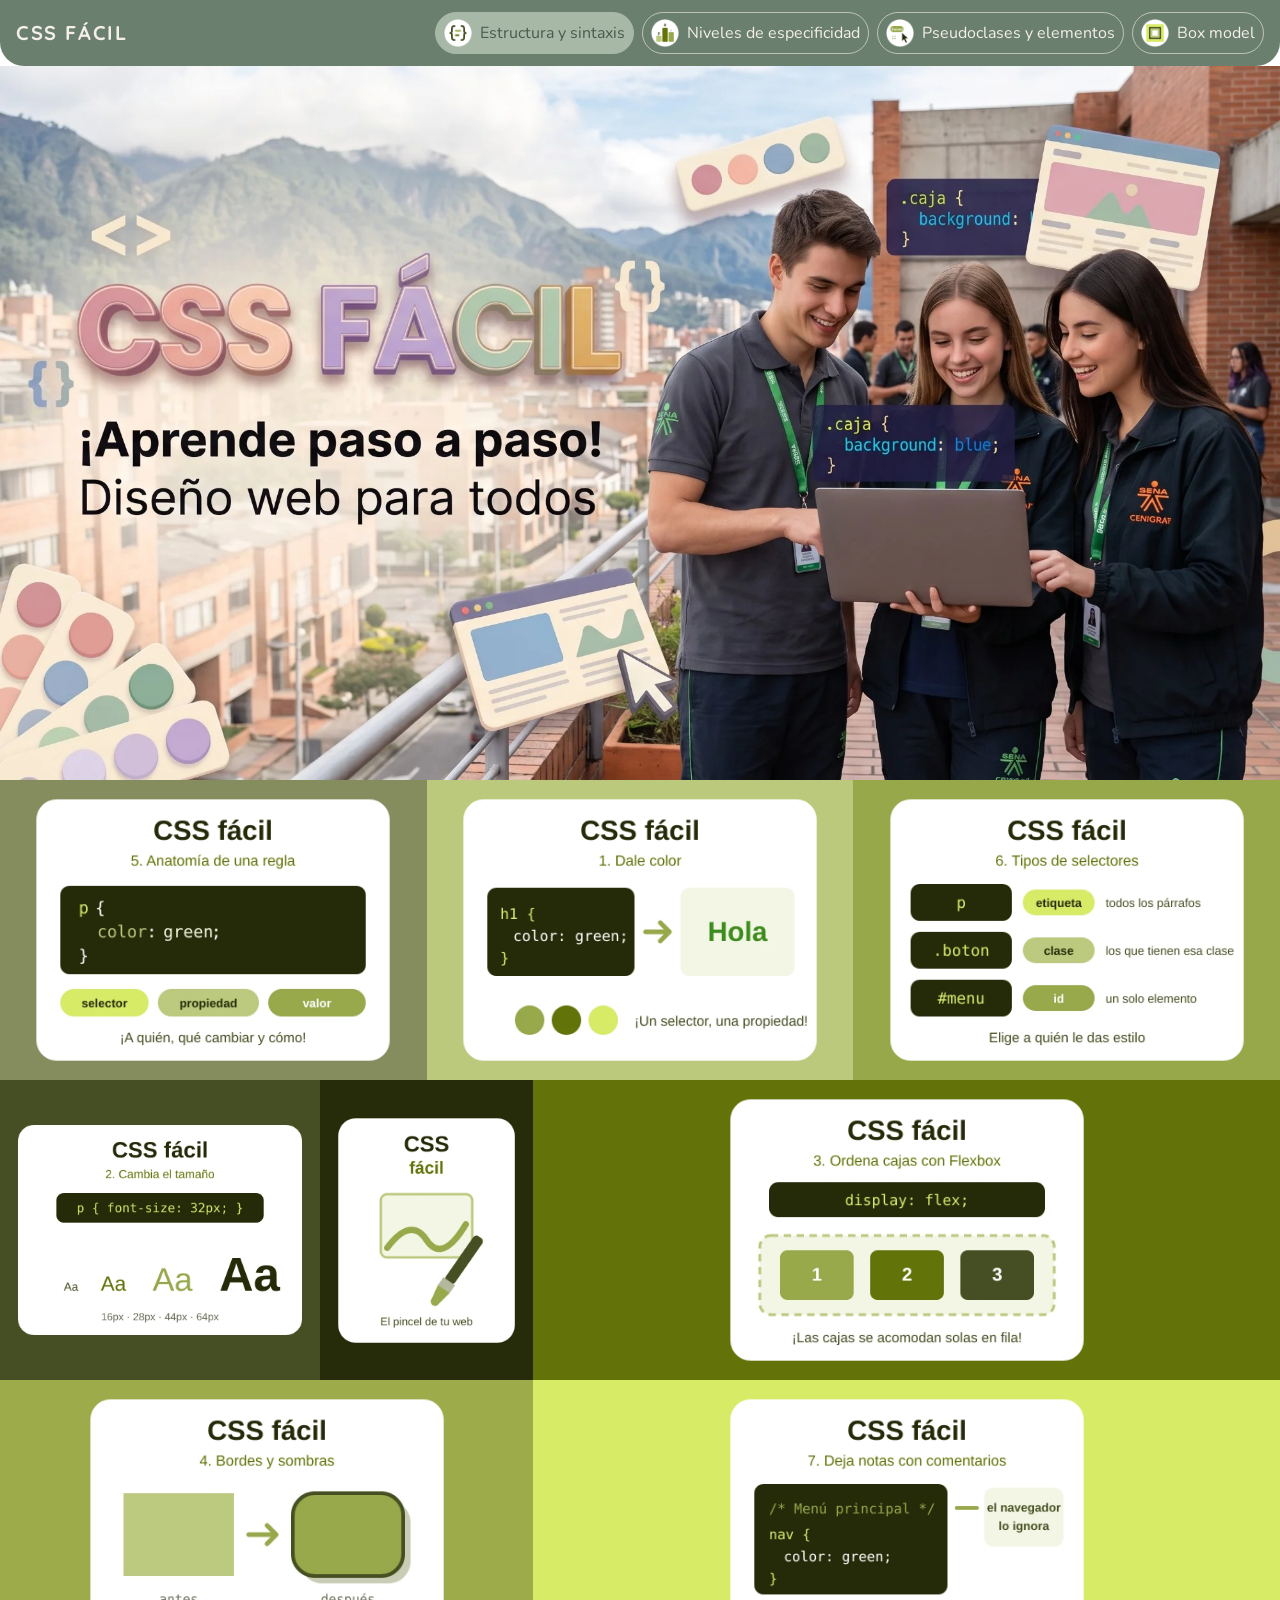
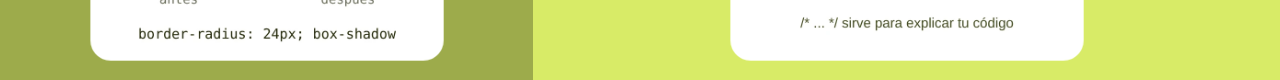
<file: index.html>
<!doctype html>
<html lang="es">

<head>
    <meta charset="utf-8">
    <meta name="viewport" content="width=device-width, initial-scale=1">
    <title>Mi primer maqueta</title>
    <link href="https://cdn.jsdelivr.net/npm/bootstrap@5.3.8/dist/css/bootstrap.min.css" rel="stylesheet"
        integrity="sha384-sRIl4kxILFvY47J16cr9ZwB07vP4J8+LH7qKQnuqkuIAvNWLzeN8tE5YBujZqJLB" crossorigin="anonymous">
    <!-- Tipografías del menú compartido -->
    <link rel="preconnect" href="https://fonts.googleapis.com">
    <link rel="preconnect" href="https://fonts.gstatic.com" crossorigin>
    <link href="https://fonts.googleapis.com/css2?family=Nunito:wght@400;600;700&family=Quicksand:wght@500;600;700&display=swap" rel="stylesheet">
    <link rel="stylesheet" href="css/menu.css">

    <style>

        .seccion-img {
            display: flex;
            align-items: center;
            justify-content: center;
            padding: 12px;
        }

        .ilustracion {
            max-width: 100%;
            max-height: 100%;
            object-fit: contain;
        }


        .caja2 {
            padding: 0;
            background-color: #939683;
        }

        .banner {
            display: block;
            width: 100%;
            height: 100%;
            object-fit: cover;
            object-position: left center;
        }

        .caja3 {
            min-height: 300px;
            background-color: #858C5E;
        }

        /* la caja 3 crece con el banner en tablet; su imagen no debe hacerla más alta */
        .caja3 .ilustracion {
            max-height: 276px;
        }

        .caja4 {
            height: 300px;
            background-color: #BBC97D;
        }

        .caja5 {
            height: 300px;
            background-color: #96A84A;
        }

        .caja6 {
            height: 300px;
            background-color: #464F23;
        }

        .caja7 {
            height: 300px;
            background-color: #262B0A;
        }

        .caja8 {
            height: 300px;
            background-color: #637309;
        }

        .caja9 {
            height: 300px;
            background-color: #9DAB4B;
        }

        .caja10 {
            height: 300px;
            background-color: #D8EB67;
        }
    </style>
</head>

<body>
    <div class="container-fluid">
        <div class="row">
            <!-- MENÚ (igual en todas las páginas; estilos en css/menu.css) -->
            <!-- celular y tablet: botón hamburguesa | escritorio: botones en fila -->
            <nav class="col-12 navbar navbar-expand-xl menu" data-bs-theme="dark">
                <a class="navbar-brand menu-marca" href="index.html">CSS FÁCIL</a>
                <button class="navbar-toggler" type="button" data-bs-toggle="collapse" data-bs-target="#menuPrincipal"
                    aria-controls="menuPrincipal" aria-expanded="false" aria-label="Mostrar u ocultar el menú">
                    <span class="navbar-toggler-icon"></span>
                </button>
                <div class="collapse navbar-collapse" id="menuPrincipal">
                    <div class="navbar-nav ms-auto gap-2">
                        <a class="nav-link active" aria-current="page" href="index.html">
                            <img src="img/icono-estructura.webp" alt="" class="menu-icono">Estructura y sintaxis
                        </a>
                        <a class="nav-link" href="especificidad/index.html">
                            <img src="img/icono-especificidad.webp" alt="" class="menu-icono">Niveles de especificidad
                        </a>
                        <a class="nav-link" href="pseudoclases/index.html">
                            <img src="img/icono-pseudoclases.webp" alt="" class="menu-icono">Pseudoclases y elementos
                        </a>
                        <a class="nav-link" href="box-model/index.html">
                            <img src="img/icono-boxmodel.webp" alt="" class="menu-icono">Box model
                        </a>
                    </div>
                </div>
            </nav>
            <header class="col-12 col-sm-12 col-md-10 col-lg-10 col-xl-12 col-xxl-12 caja2">
                <img src="img/banner-css-facil.webp" alt="CSS fácil: aprende paso a paso, diseño web para todos" class="banner">
            </header>
            <aside class="col-6 col-sm-6 col-md-2 col-lg-2 col-xl-4 col-xxl-4 caja3 seccion-img">
                <img src="img/css-facil-regla.webp" alt="CSS fácil: partes de una regla, selector, propiedad y valor" class="ilustracion">
            </aside>
            <section class="col-6 col-sm-6 col-md-2 col-lg-2 col-xl-4 col-xxl-4 caja4 seccion-img">
                <img src="img/css-facil-color.webp" alt="CSS fácil: cambia el color de un texto" class="ilustracion">
            </section>
            <aside class="col-6 col-sm-6 col-md-10 col-lg-10 col-xl-4 col-xxl-4 caja5 seccion-img">
                <img src="img/css-facil-selectores.webp" alt="CSS fácil: tipos de selectores, etiqueta, clase e id" class="ilustracion">
            </aside>
            <section class="col-6 col-sm-6 col-md-12 col-lg-12 col-xl-3 col-xxl-3 caja6 seccion-img">
                <img src="img/css-facil-tamano.webp" alt="CSS fácil: cambia el tamaño de la letra" class="ilustracion">
            </section>
            <section class="col-12 col-sm-12 col-md-4 col-lg-4 col-xl-2 col-xxl-2 caja7 seccion-img">
                <img src="img/css-facil-pincel.webp" alt="CSS fácil: el pincel de tu página web" class="ilustracion">
            </section>
            <section class="col-12 col-sm-12 col-md-4 col-lg-4 col-xl-7 col-xxl-7 caja8 seccion-img">
                <img src="img/css-facil-flexbox.webp" alt="CSS fácil: ordena cajas con flexbox" class="ilustracion">
            </section>
            <section class="col-12 col-sm-12 col-md-4 col-lg-4 col-xl-5 col-xxl-5 caja9 seccion-img">
                <img src="img/css-facil-bordes.webp" alt="CSS fácil: bordes redondeados y sombras" class="ilustracion">
            </section>
            <footer class="col-12 col-sm-12 col-md-12 col-lg-12 col-xl-7 col-xxl-7 caja10 seccion-img">
                <img src="img/css-facil-comentarios.webp" alt="CSS fácil: comentarios en CSS, notas que el navegador ignora" class="ilustracion">
            </footer>
        </div>

    </div>
    <!-- Bootstrap: el JavaScript que hace funcionar el botón hamburguesa -->
    <script src="https://cdn.jsdelivr.net/npm/bootstrap@5.3.8/dist/js/bootstrap.bundle.min.js"
        integrity="sha384-FKyoEForCGlyvwx9Hj09JcYn3nv7wiPVlz7YYwJrWVcXK/BmnVDxM+D2scQbITxI"
        crossorigin="anonymous"></script>
</body>

</html>
</file>
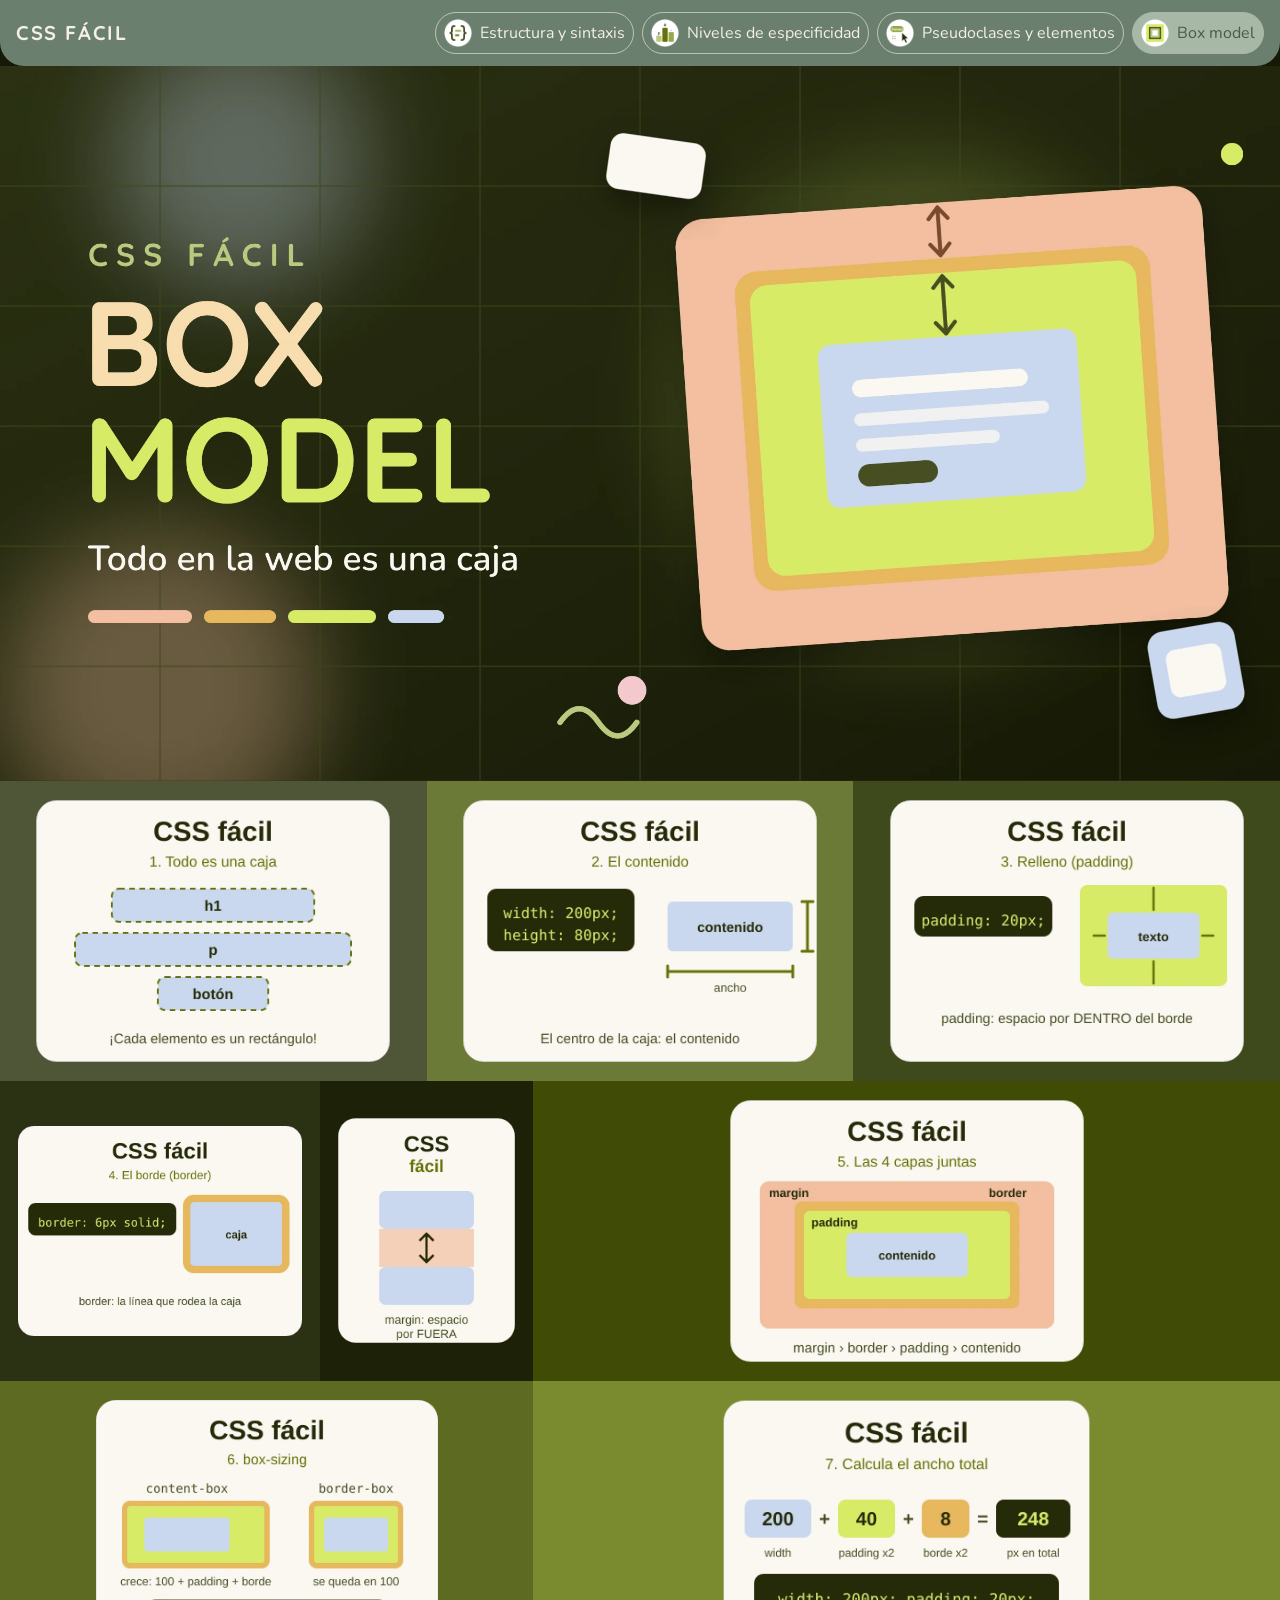
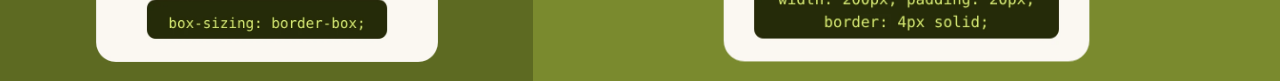
<file: box-model/index.html>
<!doctype html>
<html lang="es">

<head>
    <meta charset="utf-8">
    <meta name="viewport" content="width=device-width, initial-scale=1">
    <title>Box model</title>
    <link href="https://cdn.jsdelivr.net/npm/bootstrap@5.3.8/dist/css/bootstrap.min.css" rel="stylesheet"
        integrity="sha384-sRIl4kxILFvY47J16cr9ZwB07vP4J8+LH7qKQnuqkuIAvNWLzeN8tE5YBujZqJLB" crossorigin="anonymous">
    <!-- Tipografías del menú compartido -->
    <link rel="preconnect" href="https://fonts.googleapis.com">
    <link rel="preconnect" href="https://fonts.gstatic.com" crossorigin>
    <link href="https://fonts.googleapis.com/css2?family=Nunito:wght@400;600;700&family=Quicksand:wght@500;600;700&display=swap" rel="stylesheet">
    <link rel="stylesheet" href="../css/menu.css">
    <!-- Colores de esta sección: la misma disposición de Estructura y sintaxis, en tonos más oscuros -->
    <link rel="stylesheet" href="style.css">
</head>

<body>
    <div class="container-fluid">
        <div class="row">
            <!-- MENÚ (igual en todas las páginas; estilos en css/menu.css) -->
            <!-- celular y tablet: botón hamburguesa | escritorio: botones en fila -->
            <nav class="col-12 navbar navbar-expand-xl menu" data-bs-theme="dark">
                <a class="navbar-brand menu-marca" href="../index.html">CSS FÁCIL</a>
                <button class="navbar-toggler" type="button" data-bs-toggle="collapse" data-bs-target="#menuPrincipal"
                    aria-controls="menuPrincipal" aria-expanded="false" aria-label="Mostrar u ocultar el menú">
                    <span class="navbar-toggler-icon"></span>
                </button>
                <div class="collapse navbar-collapse" id="menuPrincipal">
                    <div class="navbar-nav ms-auto gap-2">
                        <a class="nav-link" href="../index.html">
                            <img src="../img/icono-estructura.webp" alt="" class="menu-icono">Estructura y sintaxis
                        </a>
                        <a class="nav-link" href="../especificidad/index.html">
                            <img src="../img/icono-especificidad.webp" alt="" class="menu-icono">Niveles de especificidad
                        </a>
                        <a class="nav-link" href="../pseudoclases/index.html">
                            <img src="../img/icono-pseudoclases.webp" alt="" class="menu-icono">Pseudoclases y elementos
                        </a>
                        <a class="nav-link active" aria-current="page" href="index.html">
                            <img src="../img/icono-boxmodel.webp" alt="" class="menu-icono">Box model
                        </a>
                    </div>
                </div>
            </nav>
            <header class="col-12 col-sm-12 col-md-10 col-lg-10 col-xl-12 col-xxl-12 caja2">
                <img src="img/banner-box-model.webp" alt="CSS fácil, Box model: todo en la web es una caja" class="banner">
            </header>
            <aside class="col-6 col-sm-6 col-md-2 col-lg-2 col-xl-4 col-xxl-4 caja3 seccion-img">
                <img src="img/css-facil-caja.webp" alt="CSS fácil: todo es una caja" class="ilustracion">
            </aside>
            <section class="col-6 col-sm-6 col-md-2 col-lg-2 col-xl-4 col-xxl-4 caja4 seccion-img">
                <img src="img/css-facil-contenido.webp" alt="CSS fácil: el contenido, ancho y alto" class="ilustracion">
            </section>
            <aside class="col-6 col-sm-6 col-md-10 col-lg-10 col-xl-4 col-xxl-4 caja5 seccion-img">
                <img src="img/css-facil-padding.webp" alt="CSS fácil: padding, espacio por dentro" class="ilustracion">
            </aside>
            <section class="col-6 col-sm-6 col-md-12 col-lg-12 col-xl-3 col-xxl-3 caja6 seccion-img">
                <img src="img/css-facil-borde.webp" alt="CSS fácil: border, el borde de la caja" class="ilustracion">
            </section>
            <section class="col-12 col-sm-12 col-md-4 col-lg-4 col-xl-2 col-xxl-2 caja7 seccion-img">
                <img src="img/css-facil-margin.webp" alt="CSS fácil: margin, espacio por fuera" class="ilustracion">
            </section>
            <section class="col-12 col-sm-12 col-md-4 col-lg-4 col-xl-7 col-xxl-7 caja8 seccion-img">
                <img src="img/css-facil-capas.webp" alt="CSS fácil: las cuatro capas del box model" class="ilustracion">
            </section>
            <section class="col-12 col-sm-12 col-md-4 col-lg-4 col-xl-5 col-xxl-5 caja9 seccion-img">
                <img src="img/css-facil-box-sizing.webp" alt="CSS fácil: box-sizing, cómo se mide la caja" class="ilustracion">
            </section>
            <footer class="col-12 col-sm-12 col-md-12 col-lg-12 col-xl-7 col-xxl-7 caja10 seccion-img">
                <img src="img/css-facil-ancho-total.webp" alt="CSS fácil: calcula el ancho total de una caja" class="ilustracion">
            </footer>
        </div>

    </div>

    <!-- Bootstrap: el JavaScript que hace funcionar el botón hamburguesa -->
    <script src="https://cdn.jsdelivr.net/npm/bootstrap@5.3.8/dist/js/bootstrap.bundle.min.js"
        integrity="sha384-FKyoEForCGlyvwx9Hj09JcYn3nv7wiPVlz7YYwJrWVcXK/BmnVDxM+D2scQbITxI"
        crossorigin="anonymous"></script>
</body>

</html>
</file>
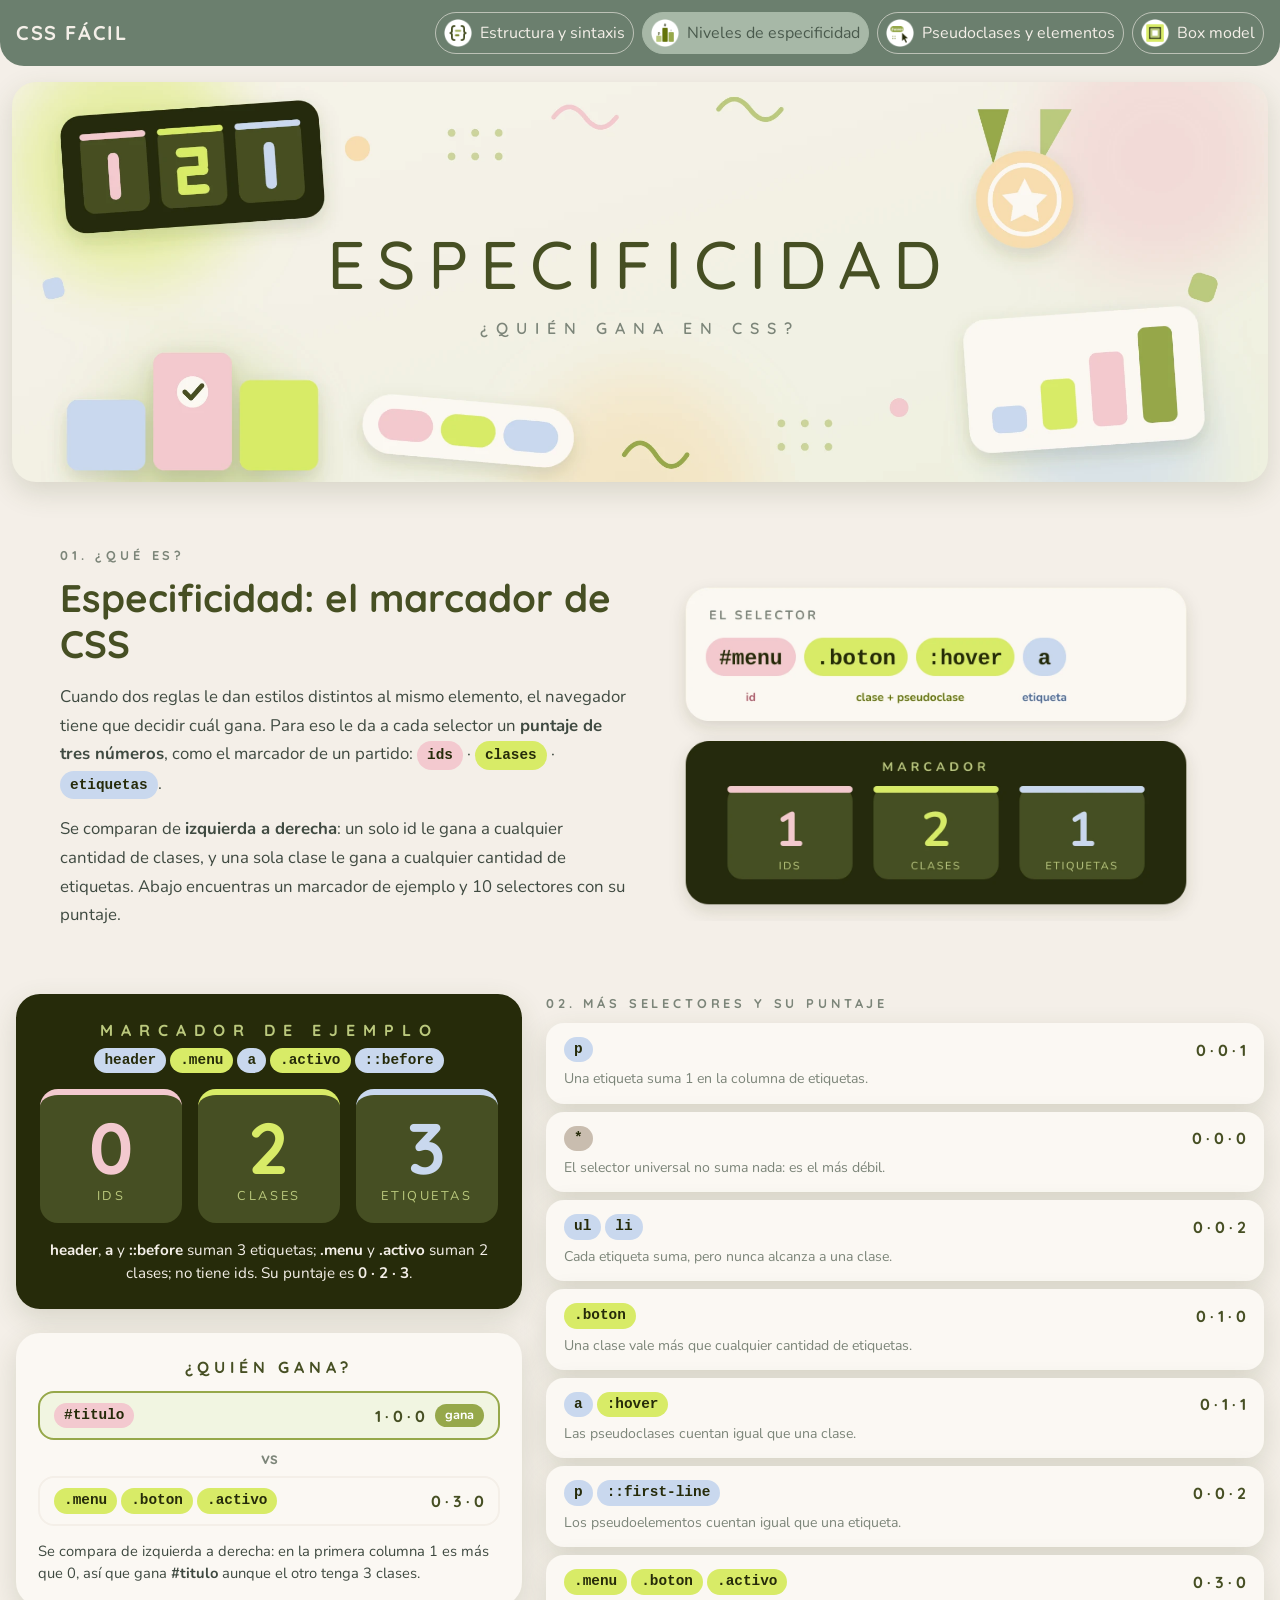
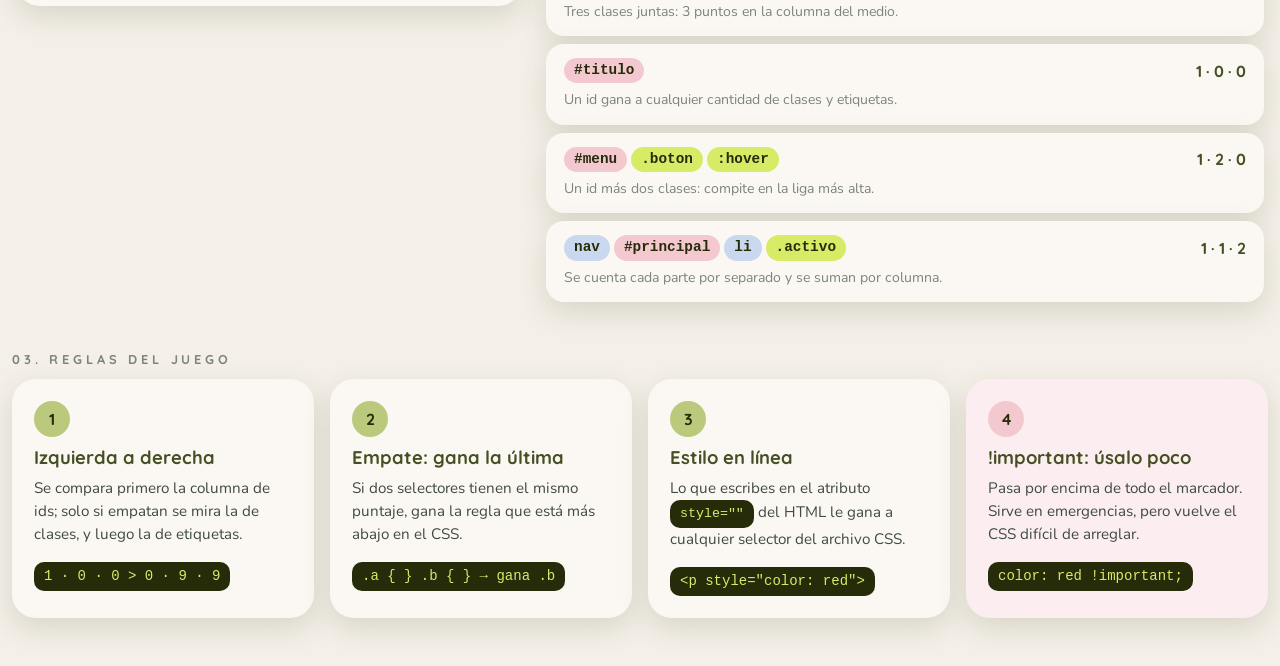
<file: especificidad/index.html>
<!DOCTYPE html>
<html lang="es">

<head>
    <meta charset="UTF-8">
    <meta name="viewport" content="width=device-width, initial-scale=1.0">
    <title>Niveles de especificidad</title>

    <!-- Bootstrap 5.3.8 (la misma versión de todo el sitio) -->
    <link href="https://cdn.jsdelivr.net/npm/bootstrap@5.3.8/dist/css/bootstrap.min.css" rel="stylesheet"
        integrity="sha384-sRIl4kxILFvY47J16cr9ZwB07vP4J8+LH7qKQnuqkuIAvNWLzeN8tE5YBujZqJLB" crossorigin="anonymous">
    <!-- Tipografías: Quicksand (títulos redondos) y Nunito (texto relajado) -->
    <link rel="preconnect" href="https://fonts.googleapis.com">
    <link rel="preconnect" href="https://fonts.gstatic.com" crossorigin>
    <link href="https://fonts.googleapis.com/css2?family=Nunito:wght@400;600;700&family=Quicksand:wght@500;600;700&display=swap" rel="stylesheet">
    <!-- Nuestro CSS va DESPUÉS de Bootstrap -->
    <link rel="stylesheet" href="style.css">
    <!-- Menú compartido con las demás secciones -->
    <link rel="stylesheet" href="../css/menu.css">
</head>

<body>

    <!-- MENÚ (igual en todas las páginas; estilos en css/menu.css) -->
    <!-- celular y tablet: botón hamburguesa | escritorio: botones en fila -->
    <nav class="navbar navbar-expand-xl menu" data-bs-theme="dark">
        <a class="navbar-brand menu-marca" href="../index.html">CSS FÁCIL</a>
        <button class="navbar-toggler" type="button" data-bs-toggle="collapse" data-bs-target="#menuPrincipal"
            aria-controls="menuPrincipal" aria-expanded="false" aria-label="Mostrar u ocultar el menú">
            <span class="navbar-toggler-icon"></span>
        </button>
        <div class="collapse navbar-collapse" id="menuPrincipal">
            <div class="navbar-nav ms-auto gap-2">
                <a class="nav-link" href="../index.html">
                    <img src="../img/icono-estructura.webp" alt="" class="menu-icono">Estructura y sintaxis
                </a>
                <a class="nav-link active" aria-current="page" href="index.html">
                    <img src="../img/icono-especificidad.webp" alt="" class="menu-icono">Niveles de especificidad
                </a>
                <a class="nav-link" href="../pseudoclases/index.html">
                    <img src="../img/icono-pseudoclases.webp" alt="" class="menu-icono">Pseudoclases y elementos
                </a>
                <a class="nav-link" href="../box-model/index.html">
                    <img src="../img/icono-boxmodel.webp" alt="" class="menu-icono">Box model
                </a>
            </div>
        </div>
    </nav>

    <!-- .container-fluid: ocupa todo el ancho de la pantalla con un pequeño margen a los lados -->
    <div class="container-fluid">

        <!-- 1. BANNER: ilustración de fondo + título encima -->
        <header class="banner d-flex flex-column justify-content-center align-items-center text-center">
            <h1 class="banner-titulo">ESPECIFICIDAD</h1>
            <p class="banner-subtitulo">¿QUIÉN GANA EN CSS?</p>
        </header>

        <!-- 2. PRESENTACIÓN: texto | imagen -->
        <section class="row row-cols-1 row-cols-xl-2 p-4 p-md-5 align-items-center presentacion">
            <div class="col">
                <span class="etiqueta">01. ¿QUÉ ES?</span>
                <h2 class="titulo-principal">Especificidad: el marcador de CSS</h2>
                <p>Cuando dos reglas le dan estilos distintos al mismo elemento, el navegador tiene que decidir cuál
                    gana. Para eso le da a cada selector un <strong>puntaje de tres números</strong>, como el marcador
                    de un partido: <span class="ficha ficha-id">ids</span> · <span class="ficha ficha-clase">clases</span>
                    · <span class="ficha ficha-etiqueta">etiquetas</span>.</p>
                <p>Se comparan de <strong>izquierda a derecha</strong>: un solo id le gana a cualquier cantidad de
                    clases, y una sola clase le gana a cualquier cantidad de etiquetas. Abajo encuentras un
                    marcador de ejemplo y 10 selectores con su puntaje.</p>
            </div>
            <div class="col d-block d-md-none d-xl-block">
                <img src="img/como-se-lee.webp" class="imagen"
                    alt="Cómo se lee la especificidad: el selector #menu .boton:hover a vale 1 id, 2 clases y 1 etiqueta, es decir 1 · 2 · 1">
            </div>
        </section>

        <!-- 3. MARCADOR: tablero con un ejemplo (izquierda) + más selectores (derecha) -->
        <section class="row g-4 px-1 pb-5">
            <div class="col-12 col-xl-5">
                <div class="tablero">
                    <p class="tablero-titulo">MARCADOR DE EJEMPLO</p>
                    <p class="tablero-selector">
                        <span class="ficha ficha-etiqueta">header</span>
                        <span class="ficha ficha-clase">.menu</span>
                        <span class="ficha ficha-etiqueta">a</span><span class="ficha ficha-clase">.activo</span><span
                            class="ficha ficha-etiqueta">::before</span>
                    </p>
                    <div class="row g-2 g-md-3">
                        <div class="col-4">
                            <div class="columna columna-id">
                                <span class="numero">0</span>
                                <span class="columna-nombre">ids</span>
                            </div>
                        </div>
                        <div class="col-4">
                            <div class="columna columna-clase">
                                <span class="numero">2</span>
                                <span class="columna-nombre">clases</span>
                            </div>
                        </div>
                        <div class="col-4">
                            <div class="columna columna-etiqueta">
                                <span class="numero">3</span>
                                <span class="columna-nombre">etiquetas</span>
                            </div>
                        </div>
                    </div>
                    <p class="tablero-texto"><strong>header</strong>, <strong>a</strong> y <strong>::before</strong>
                        suman 3 etiquetas; <strong>.menu</strong> y <strong>.activo</strong> suman 2 clases; no tiene
                        ids. Su puntaje es <strong>0 · 2 · 3</strong>.</p>
                </div>

                <!-- Ejemplo de comparación: dos selectores y el que gana -->
                <div class="duelo mt-4">
                    <p class="duelo-titulo">¿QUIÉN GANA?</p>
                    <div class="duelo-fila duelo-ganador">
                        <span class="ficha ficha-id">#titulo</span>
                        <span class="duelo-puntos">1 · 0 · 0</span>
                        <span class="duelo-sello">gana</span>
                    </div>
                    <p class="duelo-vs">vs</p>
                    <div class="duelo-fila">
                        <span class="d-flex flex-wrap gap-1"><span class="ficha ficha-clase">.menu</span><span
                                class="ficha ficha-clase">.boton</span><span class="ficha ficha-clase">.activo</span></span>
                        <span class="duelo-puntos">0 · 3 · 0</span>
                    </div>
                    <p class="duelo-texto">Se compara de izquierda a derecha: en la primera columna 1 es más que 0,
                        así que gana <strong>#titulo</strong> aunque el otro tenga 3 clases.</p>
                </div>
            </div>

            <div class="col-12 col-xl-7">
                <span class="etiqueta">02. MÁS SELECTORES Y SU PUNTAJE</span>
                <div class="lista d-flex flex-column gap-2">
                    <div class="fila">
                        <span class="fila-fichas"><span class="ficha ficha-etiqueta">p</span></span>
                        <span class="fila-puntos">0 · 0 · 1</span>
                        <span class="fila-texto">Una etiqueta suma 1 en la columna de etiquetas.</span>
                    </div>
                    <div class="fila">
                        <span class="fila-fichas"><span class="ficha ficha-universal">*</span></span>
                        <span class="fila-puntos">0 · 0 · 0</span>
                        <span class="fila-texto">El selector universal no suma nada: es el más débil.</span>
                    </div>
                    <div class="fila">
                        <span class="fila-fichas"><span class="ficha ficha-etiqueta">ul</span><span class="ficha ficha-etiqueta">li</span></span>
                        <span class="fila-puntos">0 · 0 · 2</span>
                        <span class="fila-texto">Cada etiqueta suma, pero nunca alcanza a una clase.</span>
                    </div>
                    <div class="fila">
                        <span class="fila-fichas"><span class="ficha ficha-clase">.boton</span></span>
                        <span class="fila-puntos">0 · 1 · 0</span>
                        <span class="fila-texto">Una clase vale más que cualquier cantidad de etiquetas.</span>
                    </div>
                    <div class="fila">
                        <span class="fila-fichas"><span class="ficha ficha-etiqueta">a</span><span class="ficha ficha-clase">:hover</span></span>
                        <span class="fila-puntos">0 · 1 · 1</span>
                        <span class="fila-texto">Las pseudoclases cuentan igual que una clase.</span>
                    </div>
                    <div class="fila">
                        <span class="fila-fichas"><span class="ficha ficha-etiqueta">p</span><span class="ficha ficha-etiqueta">::first-line</span></span>
                        <span class="fila-puntos">0 · 0 · 2</span>
                        <span class="fila-texto">Los pseudoelementos cuentan igual que una etiqueta.</span>
                    </div>
                    <div class="fila">
                        <span class="fila-fichas"><span class="ficha ficha-clase">.menu</span><span class="ficha ficha-clase">.boton</span><span class="ficha ficha-clase">.activo</span></span>
                        <span class="fila-puntos">0 · 3 · 0</span>
                        <span class="fila-texto">Tres clases juntas: 3 puntos en la columna del medio.</span>
                    </div>
                    <div class="fila">
                        <span class="fila-fichas"><span class="ficha ficha-id">#titulo</span></span>
                        <span class="fila-puntos">1 · 0 · 0</span>
                        <span class="fila-texto">Un id gana a cualquier cantidad de clases y etiquetas.</span>
                    </div>
                    <div class="fila">
                        <span class="fila-fichas"><span class="ficha ficha-id">#menu</span><span class="ficha ficha-clase">.boton</span><span class="ficha ficha-clase">:hover</span></span>
                        <span class="fila-puntos">1 · 2 · 0</span>
                        <span class="fila-texto">Un id más dos clases: compite en la liga más alta.</span>
                    </div>
                    <div class="fila">
                        <span class="fila-fichas"><span class="ficha ficha-etiqueta">nav</span><span class="ficha ficha-id">#principal</span><span class="ficha ficha-etiqueta">li</span><span class="ficha ficha-clase">.activo</span></span>
                        <span class="fila-puntos">1 · 1 · 2</span>
                        <span class="fila-texto">Se cuenta cada parte por separado y se suman por columna.</span>
                    </div>
                </div>
            </div>
        </section>

        <!-- 4. REGLAS DEL JUEGO: 4 tarjetas -->
        <section class="pb-5">
            <span class="etiqueta">03. REGLAS DEL JUEGO</span>
            <div class="row g-3">
                <div class="col-12 col-md-6 col-xl-3">
                    <article class="regla">
                        <span class="regla-num">1</span>
                        <h3>Izquierda a derecha</h3>
                        <p>Se compara primero la columna de ids; solo si empatan se mira la de clases, y luego la de
                            etiquetas.</p>
                        <code>1 · 0 · 0 &gt; 0 · 9 · 9</code>
                    </article>
                </div>
                <div class="col-12 col-md-6 col-xl-3">
                    <article class="regla">
                        <span class="regla-num">2</span>
                        <h3>Empate: gana la última</h3>
                        <p>Si dos selectores tienen el mismo puntaje, gana la regla que está más abajo en el CSS.</p>
                        <code>.a { } .b { } → gana .b</code>
                    </article>
                </div>
                <div class="col-12 col-md-6 col-xl-3">
                    <article class="regla">
                        <span class="regla-num">3</span>
                        <h3>Estilo en línea</h3>
                        <p>Lo que escribes en el atributo <code>style=""</code> del HTML le gana a cualquier
                            selector del archivo CSS.</p>
                        <code>&lt;p style="color: red"&gt;</code>
                    </article>
                </div>
                <div class="col-12 col-md-6 col-xl-3">
                    <article class="regla regla-alerta">
                        <span class="regla-num">4</span>
                        <h3>!important: úsalo poco</h3>
                        <p>Pasa por encima de todo el marcador. Sirve en emergencias, pero vuelve el CSS difícil de
                            arreglar.</p>
                        <code>color: red !important;</code>
                    </article>
                </div>
            </div>
        </section>

    </div>

    <!-- Bootstrap: el JavaScript que hace funcionar el botón hamburguesa -->
    <script src="https://cdn.jsdelivr.net/npm/bootstrap@5.3.8/dist/js/bootstrap.bundle.min.js"
        integrity="sha384-FKyoEForCGlyvwx9Hj09JcYn3nv7wiPVlz7YYwJrWVcXK/BmnVDxM+D2scQbITxI"
        crossorigin="anonymous"></script>
</body>

</html>
</file>
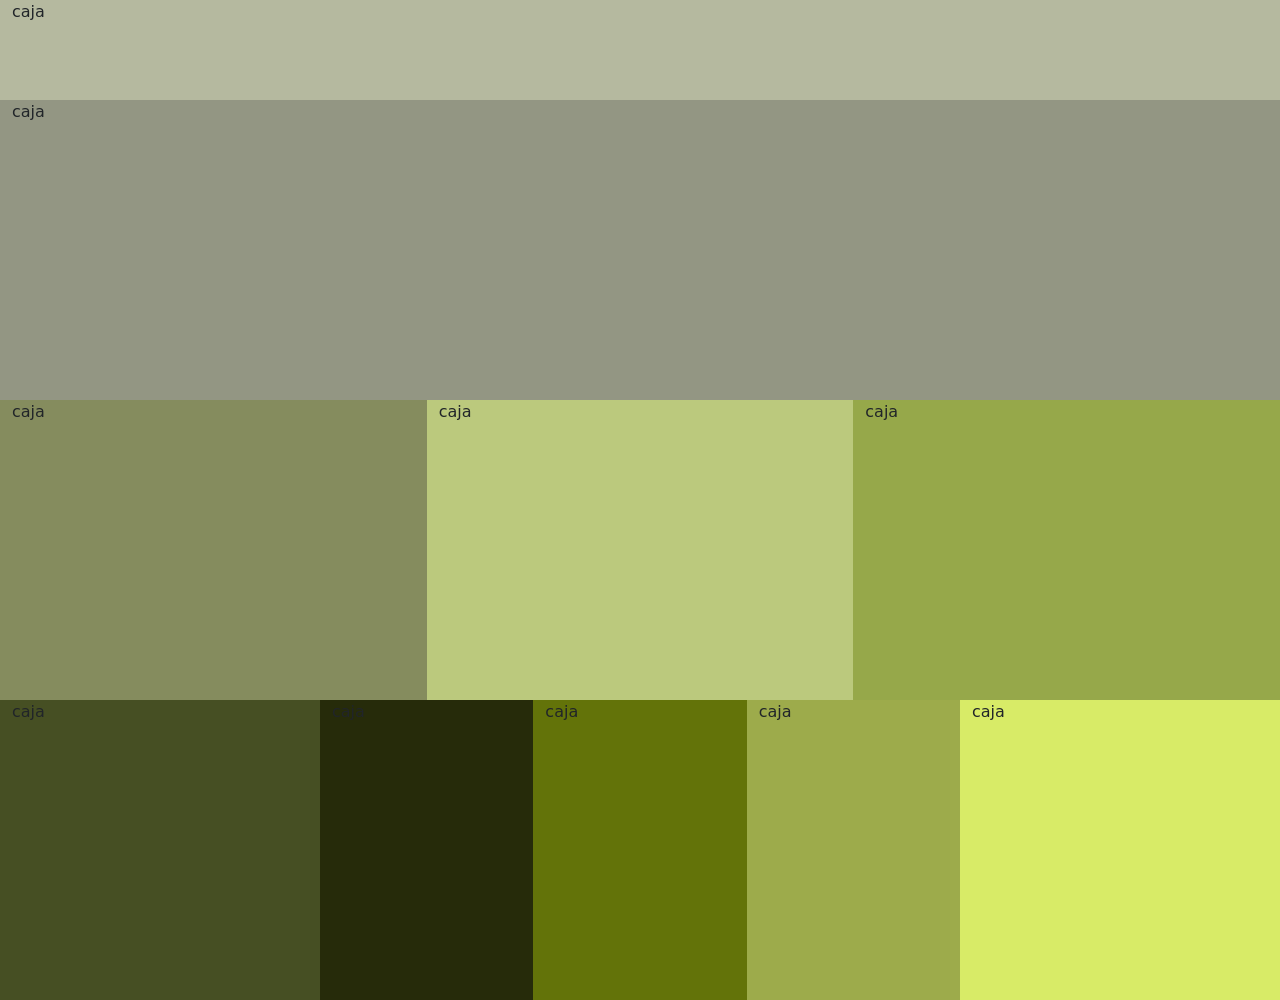
<file: primer-commit/index.html>
<!doctype html>
<html lang="es">

<head>
    <meta charset="utf-8">
    <meta name="viewport" content="width=device-width, initial-scale=1">
    <title>Mi primer maqueta</title>
    <link href="https://cdn.jsdelivr.net/npm/bootstrap@5.3.8/dist/css/bootstrap.min.css" rel="stylesheet"
        integrity="sha384-sRIl4kxILFvY47J16cr9ZwB07vP4J8+LH7qKQnuqkuIAvNWLzeN8tE5YBujZqJLB" crossorigin="anonymous">


    <style>
        .caja1 {
            height: 100px;
            background-color: #B5B99F;
        }

        .caja2 {
            height: 300px;
            background-color: #939683;
        }

        .caja3 {
            height: 300px;
            background-color: #858C5E;
        }

        .caja4 {
            height: 300px;
            background-color: #BBC97D;
        }

        .caja5 {
            height: 300px;
            background-color: #96A84A;
        }

        .caja6 {
            height: 300px;
            background-color: #464F23;
        }

        .caja7 {
            height: 300px;
            background-color: #262B0A;
        }

        .caja8 {
            height: 300px;
            background-color: #637309;
        }

        .caja9 {
            height: 300px;
            background-color: #9DAB4B;
        }

        .caja10 {
            height: 300px;
            background-color: #D8EB67;
        }
    </style>
</head>

<body>
    <div class="container-fluid">
        <div class="row">
            <div class="col-12 col-sm-12 col-md-12 col-lg-12 col-xl-12 col-xxl-12 caja1">caja</div>
            <div class="col-12 col-sm-12 col-md-10 col-lg-10 col-xl-12 col-xxl-12 caja2">caja</div>
            <div class="col-6 col-sm-6 col-md-2 col-lg-2 col-xl-4 col-xxl-4 caja3">caja</div>
            <div class="col-6 col-sm-6 col-md-2 col-lg-2 col-xl-4 col-xxl-4 caja4">caja</div>
            <div class="col-6 col-sm-6 col-md-10 col-lg-10 col-xl-4 col-xxl-4 caja5">caja</div>
            <div class="col-6 col-sm-6 col-md-12 col-lg-12 col-xl-3 col-xxl-3 caja6">caja</div>
            <div class="col-12 col-sm-12 col-md-4 col-lg-4 col-xl-2 col-xxl-2 caja7">caja</div>
            <div class="col-12 col-sm-12 col-md-4 col-lg-4 col-xl-2 col-xxl-2 caja8">caja</div>
            <div class="col-12 col-sm-12 col-md-4 col-lg-4 col-xl-2 col-xxl-2 caja9">caja</div>
            <div class="col-12 col-sm-12 col-md-12 col-lg-12 col-xl-3 col-xxl-3 caja10">caja</div>

        </div>
    </div>
</body>

</html>
</file>
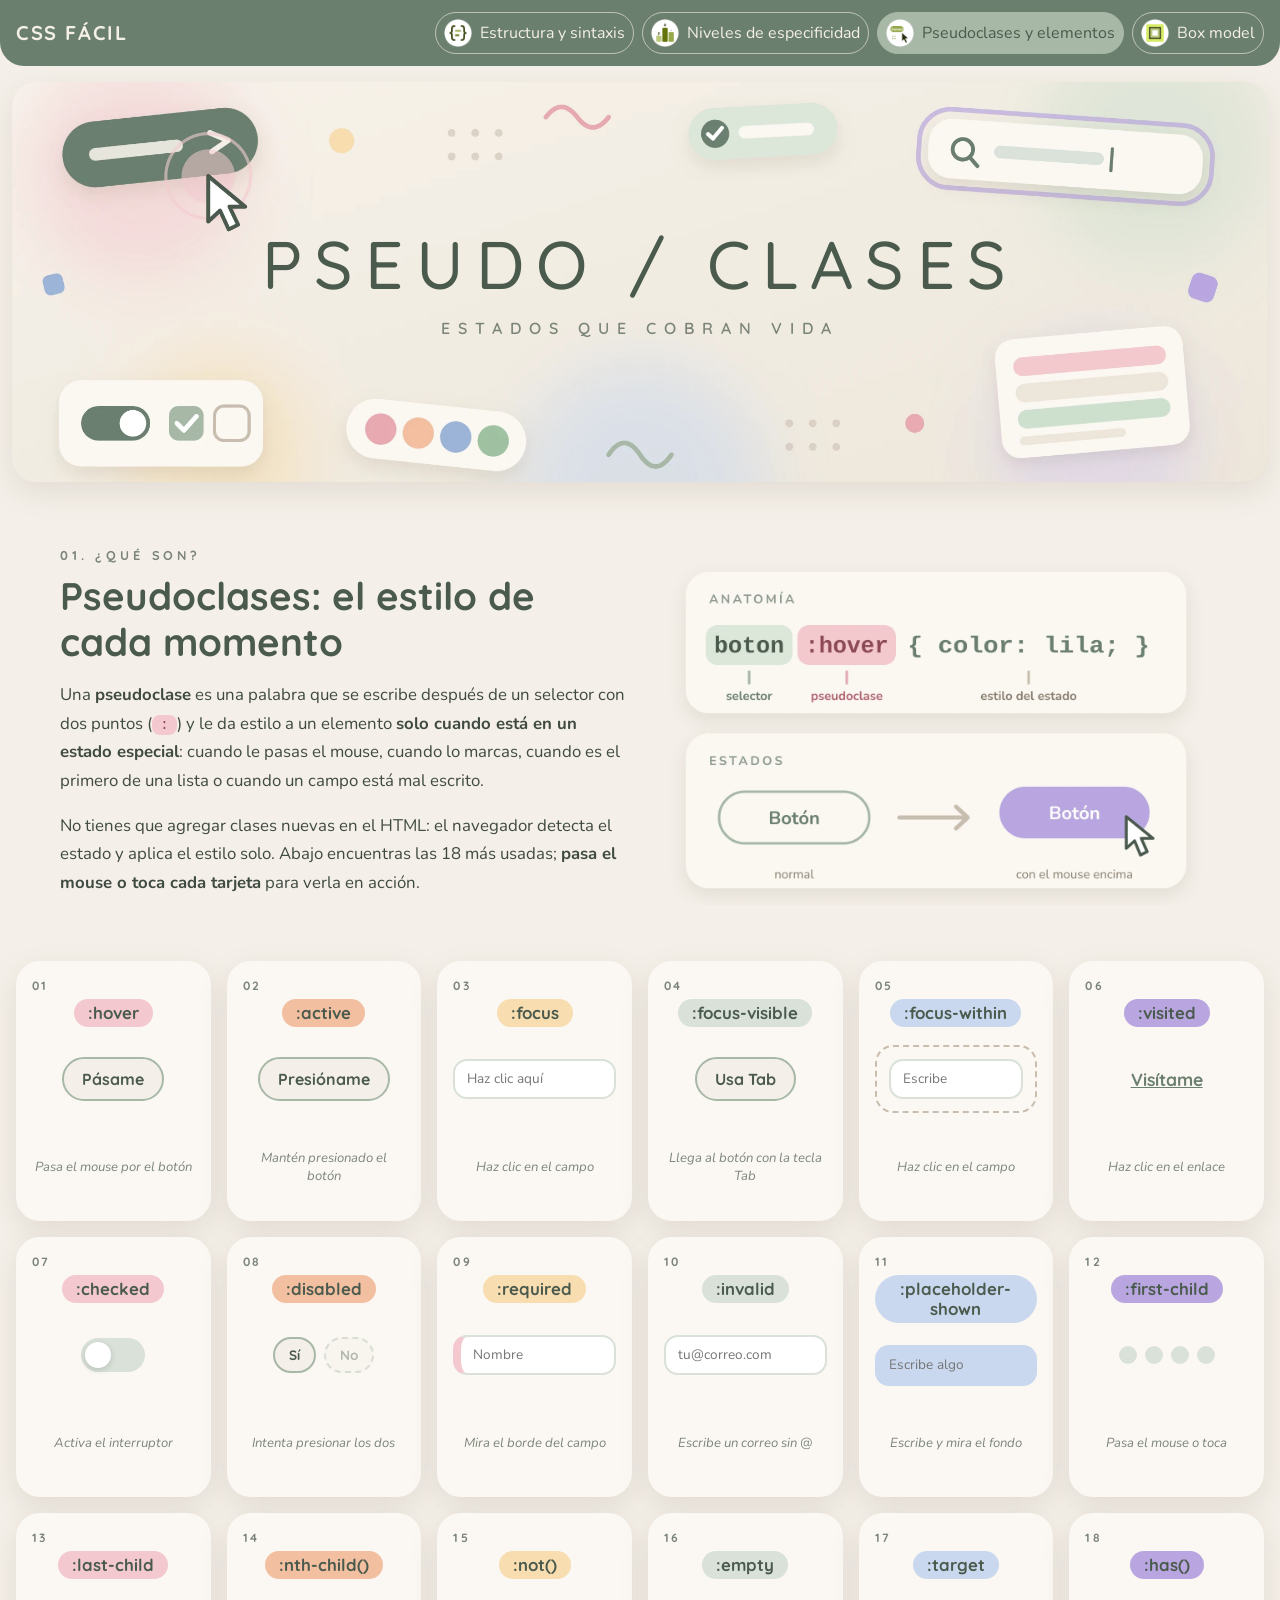
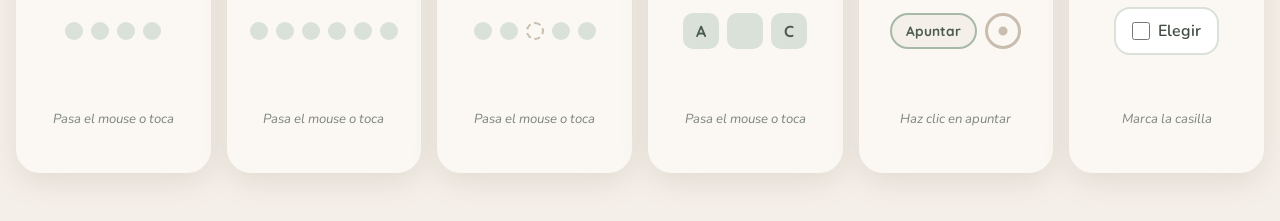
<file: pseudoclases/index.html>
<!DOCTYPE html>
<html lang="es">

<head>
    <meta charset="UTF-8">
    <meta name="viewport" content="width=device-width, initial-scale=1.0">
    <title>Pseudoclases CSS</title>

    <!-- Bootstrap 5.3.8 (la misma versión de miprimeraflexbox): el CSS se carga desde internet (CDN) -->
    <link href="https://cdn.jsdelivr.net/npm/bootstrap@5.3.8/dist/css/bootstrap.min.css" rel="stylesheet"
        integrity="sha384-sRIl4kxILFvY47J16cr9ZwB07vP4J8+LH7qKQnuqkuIAvNWLzeN8tE5YBujZqJLB" crossorigin="anonymous">
    <!-- Tipografías: Quicksand (títulos redondos) y Nunito (texto relajado) -->
    <link rel="preconnect" href="https://fonts.googleapis.com">
    <link rel="preconnect" href="https://fonts.gstatic.com" crossorigin>
    <link href="https://fonts.googleapis.com/css2?family=Nunito:wght@400;600;700&family=Quicksand:wght@500;600;700&display=swap" rel="stylesheet">
    <!-- Nuestro CSS va DESPUÉS de Bootstrap para poder ajustar cosas -->
    <link rel="stylesheet" href="style.css">
    <!-- Menú compartido con la página de CSS fácil -->
    <link rel="stylesheet" href="../css/menu.css">
</head>

<body>

    <!-- MENÚ (igual en todas las páginas; estilos en css/menu.css) -->
    <!-- celular y tablet: botón hamburguesa | escritorio: botones en fila -->
    <nav class="navbar navbar-expand-xl menu" data-bs-theme="dark">
        <a class="navbar-brand menu-marca" href="../index.html">CSS FÁCIL</a>
        <button class="navbar-toggler" type="button" data-bs-toggle="collapse" data-bs-target="#menuPrincipal"
            aria-controls="menuPrincipal" aria-expanded="false" aria-label="Mostrar u ocultar el menú">
            <span class="navbar-toggler-icon"></span>
        </button>
        <div class="collapse navbar-collapse" id="menuPrincipal">
            <div class="navbar-nav ms-auto gap-2">
                <a class="nav-link" href="../index.html">
                    <img src="../img/icono-estructura.webp" alt="" class="menu-icono">Estructura y sintaxis
                </a>
                <a class="nav-link" href="../especificidad/index.html">
                    <img src="../img/icono-especificidad.webp" alt="" class="menu-icono">Niveles de especificidad
                </a>
                <a class="nav-link active" aria-current="page" href="../pseudoclases/index.html">
                    <img src="../img/icono-pseudoclases.webp" alt="" class="menu-icono">Pseudoclases y elementos
                </a>
                <a class="nav-link" href="../box-model/index.html">
                    <img src="../img/icono-boxmodel.webp" alt="" class="menu-icono">Box model
                </a>
            </div>
        </div>
    </nav>

    <!-- .container-fluid: ocupa todo el ancho de la pantalla con un pequeño margen a los lados -->
    <div class="container-fluid">


        <!-- 2. BANNER: ilustración de fondo + título encima -->
        <header class="banner d-flex flex-column justify-content-center align-items-center text-center">
            <h1 class="banner-titulo">PSEUDO / CLASES</h1>
            <p class="banner-subtitulo">ESTADOS QUE COBRAN VIDA</p>
        </header>

        <!-- 3. PRESENTACIÓN: texto | imagen -->
        <section class="row row-cols-1 row-cols-xl-2 p-4 p-md-5 align-items-center presentacion">
            <div class="col d-flex flex-column align-items-start">
                <span class="etiqueta">01. ¿QUÉ SON?</span>
                <h2 class="titulo-principal">Pseudoclases: el estilo de cada momento</h2>
                <p>Una <strong>pseudoclase</strong> es una palabra que se escribe después de un selector con dos
                    puntos (<code>:</code>) y le da estilo a un elemento <strong>solo cuando está en un estado
                    especial</strong>: cuando le pasas el mouse, cuando lo marcas, cuando es el primero de una lista o
                    cuando un campo está mal escrito.</p>
                <p>No tienes que agregar clases nuevas en el HTML: el navegador detecta el estado y aplica el estilo
                    solo. Abajo encuentras las 18 más usadas; <strong>pasa el mouse o toca cada tarjeta</strong> para
                    verla en acción.</p>
            </div>
            <div class="col d-block d-md-none d-xl-block">
                <img src="img/anatomia-pseudoclase.webp" class="imagen"
                    alt="Anatomía de una pseudoclase: selector boton, pseudoclase :hover y el estilo; el botón cambia de color con el mouse encima">
            </div>
        </section>

        <!-- 4. CUADRÍCULA: 18 tarjetas, una pseudoclase en cada una -->
        <!-- celular: 2 por fila | tablet: 3 por fila | escritorio: 6 por fila -->
        <section class="row g-3 px-1 pb-5 cuadricula">
            <div class="col-6 col-md-4 col-xl-2">
                <article class="celda" id="c-hover" tabindex="0">
                    <span class="celda-num">01</span>
                    <h3 class="celda-nombre">:hover</h3>
                    <div class="demo"><button type="button" class="d-btn d-hover">Pásame</button></div>
                    <div class="celda-info">
                        <p class="celda-pista">Pasa el mouse por el botón</p>
                        <p class="celda-texto">Se activa cuando pasas el mouse por encima del elemento.</p>
                    </div>
                </article>
            </div>
            <div class="col-6 col-md-4 col-xl-2">
                <article class="celda" id="c-active" tabindex="0">
                    <span class="celda-num">02</span>
                    <h3 class="celda-nombre">:active</h3>
                    <div class="demo"><button type="button" class="d-btn d-active">Presióname</button></div>
                    <div class="celda-info">
                        <p class="celda-pista">Mantén presionado el botón</p>
                        <p class="celda-texto">Se activa mientras mantienes presionado el clic sobre el elemento.</p>
                    </div>
                </article>
            </div>
            <div class="col-6 col-md-4 col-xl-2">
                <article class="celda" id="c-focus" tabindex="0">
                    <span class="celda-num">03</span>
                    <h3 class="celda-nombre">:focus</h3>
                    <div class="demo"><input type="text" class="d-input d-focus" placeholder="Haz clic aquí" aria-label="Campo de ejemplo para :focus"></div>
                    <div class="celda-info">
                        <p class="celda-pista">Haz clic en el campo</p>
                        <p class="celda-texto">Se activa cuando el elemento recibe el foco, como un campo al hacer clic.</p>
                    </div>
                </article>
            </div>
            <div class="col-6 col-md-4 col-xl-2">
                <article class="celda" id="c-focus-visible" tabindex="0">
                    <span class="celda-num">04</span>
                    <h3 class="celda-nombre">:focus-visible</h3>
                    <div class="demo"><button type="button" class="d-btn d-fv">Usa Tab</button></div>
                    <div class="celda-info">
                        <p class="celda-pista">Llega al botón con la tecla Tab</p>
                        <p class="celda-texto">Muestra el anillo de foco solo cuando navegas con el teclado.</p>
                    </div>
                </article>
            </div>
            <div class="col-6 col-md-4 col-xl-2">
                <article class="celda" id="c-focus-within" tabindex="0">
                    <span class="celda-num">05</span>
                    <h3 class="celda-nombre">:focus-within</h3>
                    <div class="demo"><div class="d-fw"><input type="text" class="d-input" placeholder="Escribe" aria-label="Campo de ejemplo para :focus-within"></div></div>
                    <div class="celda-info">
                        <p class="celda-pista">Haz clic en el campo</p>
                        <p class="celda-texto">Le da estilo al contenedor cuando algo dentro de él tiene el foco.</p>
                    </div>
                </article>
            </div>
            <div class="col-6 col-md-4 col-xl-2">
                <article class="celda" id="c-visited" tabindex="0">
                    <span class="celda-num">06</span>
                    <h3 class="celda-nombre">:visited</h3>
                    <div class="demo"><a href="#c-visited" class="d-link">Visítame</a></div>
                    <div class="celda-info">
                        <p class="celda-pista">Haz clic en el enlace</p>
                        <p class="celda-texto">Cambia el color de los enlaces que ya visitaste.</p>
                    </div>
                </article>
            </div>
            <div class="col-6 col-md-4 col-xl-2">
                <article class="celda" id="c-checked" tabindex="0">
                    <span class="celda-num">07</span>
                    <h3 class="celda-nombre">:checked</h3>
                    <div class="demo"><label class="d-switch"><input type="checkbox" aria-label="Interruptor de ejemplo para :checked"><span></span></label></div>
                    <div class="celda-info">
                        <p class="celda-pista">Activa el interruptor</p>
                        <p class="celda-texto">Se activa cuando un checkbox, radio o interruptor está marcado.</p>
                    </div>
                </article>
            </div>
            <div class="col-6 col-md-4 col-xl-2">
                <article class="celda" id="c-disabled" tabindex="0">
                    <span class="celda-num">08</span>
                    <h3 class="celda-nombre">:disabled</h3>
                    <div class="demo"><div class="d-flex align-items-center gap-2"><button type="button" class="d-chip">Sí</button><button type="button" class="d-chip" disabled>No</button></div></div>
                    <div class="celda-info">
                        <p class="celda-pista">Intenta presionar los dos</p>
                        <p class="celda-texto">Estiliza los elementos desactivados que no se pueden usar.</p>
                    </div>
                </article>
            </div>
            <div class="col-6 col-md-4 col-xl-2">
                <article class="celda" id="c-required" tabindex="0">
                    <span class="celda-num">09</span>
                    <h3 class="celda-nombre">:required</h3>
                    <div class="demo"><input type="text" class="d-input d-req" placeholder="Nombre" required aria-label="Campo obligatorio de ejemplo"></div>
                    <div class="celda-info">
                        <p class="celda-pista">Mira el borde del campo</p>
                        <p class="celda-texto">Marca los campos de un formulario que son obligatorios.</p>
                    </div>
                </article>
            </div>
            <div class="col-6 col-md-4 col-xl-2">
                <article class="celda" id="c-invalid" tabindex="0">
                    <span class="celda-num">10</span>
                    <h3 class="celda-nombre">:invalid</h3>
                    <div class="demo"><input type="email" class="d-input d-invalid" placeholder="tu@correo.com" aria-label="Correo de ejemplo para :invalid"></div>
                    <div class="celda-info">
                        <p class="celda-pista">Escribe un correo sin @</p>
                        <p class="celda-texto">Se activa cuando el dato no es válido, como un correo sin @.</p>
                    </div>
                </article>
            </div>
            <div class="col-6 col-md-4 col-xl-2">
                <article class="celda" id="c-placeholder-shown" tabindex="0">
                    <span class="celda-num">11</span>
                    <h3 class="celda-nombre">:placeholder-shown</h3>
                    <div class="demo"><input type="text" class="d-input d-ph" placeholder="Escribe algo" aria-label="Campo de ejemplo para :placeholder-shown"></div>
                    <div class="celda-info">
                        <p class="celda-pista">Escribe y mira el fondo</p>
                        <p class="celda-texto">Se activa mientras el campo está vacío y muestra su texto guía.</p>
                    </div>
                </article>
            </div>
            <div class="col-6 col-md-4 col-xl-2">
                <article class="celda" id="c-first-child" tabindex="0">
                    <span class="celda-num">12</span>
                    <h3 class="celda-nombre">:first-child</h3>
                    <div class="demo"><ul class="d-puntos list-unstyled d-flex gap-2 m-0 d-first"><li></li><li></li><li></li><li></li></ul></div>
                    <div class="celda-info">
                        <p class="celda-pista">Pasa el mouse o toca</p>
                        <p class="celda-texto">Selecciona el primer hijo dentro de su contenedor.</p>
                    </div>
                </article>
            </div>
            <div class="col-6 col-md-4 col-xl-2">
                <article class="celda" id="c-last-child" tabindex="0">
                    <span class="celda-num">13</span>
                    <h3 class="celda-nombre">:last-child</h3>
                    <div class="demo"><ul class="d-puntos list-unstyled d-flex gap-2 m-0 d-last"><li></li><li></li><li></li><li></li></ul></div>
                    <div class="celda-info">
                        <p class="celda-pista">Pasa el mouse o toca</p>
                        <p class="celda-texto">Selecciona el último hijo dentro de su contenedor.</p>
                    </div>
                </article>
            </div>
            <div class="col-6 col-md-4 col-xl-2">
                <article class="celda" id="c-nth-child" tabindex="0">
                    <span class="celda-num">14</span>
                    <h3 class="celda-nombre">:nth-child()</h3>
                    <div class="demo"><ul class="d-puntos list-unstyled d-flex gap-2 m-0 d-nth"><li></li><li></li><li></li><li></li><li></li><li></li></ul></div>
                    <div class="celda-info">
                        <p class="celda-pista">Pasa el mouse o toca</p>
                        <p class="celda-texto">Elige hijos por posición: 2n son los pares y odd los impares.</p>
                    </div>
                </article>
            </div>
            <div class="col-6 col-md-4 col-xl-2">
                <article class="celda" id="c-not" tabindex="0">
                    <span class="celda-num">15</span>
                    <h3 class="celda-nombre">:not()</h3>
                    <div class="demo"><ul class="d-puntos list-unstyled d-flex gap-2 m-0 d-not"><li></li><li></li><li class="fuera"></li><li></li><li></li></ul></div>
                    <div class="celda-info">
                        <p class="celda-pista">Pasa el mouse o toca</p>
                        <p class="celda-texto">Selecciona todos los elementos excepto el que indicas entre paréntesis.</p>
                    </div>
                </article>
            </div>
            <div class="col-6 col-md-4 col-xl-2">
                <article class="celda" id="c-empty" tabindex="0">
                    <span class="celda-num">16</span>
                    <h3 class="celda-nombre">:empty</h3>
                    <div class="demo"><div class="d-cajas d-flex gap-2"><div>A</div><div></div><div>C</div></div></div>
                    <div class="celda-info">
                        <p class="celda-pista">Pasa el mouse o toca</p>
                        <p class="celda-texto">Selecciona los elementos que no tienen nada adentro, ni texto.</p>
                    </div>
                </article>
            </div>
            <div class="col-6 col-md-4 col-xl-2">
                <article class="celda" id="c-target" tabindex="0">
                    <span class="celda-num">17</span>
                    <h3 class="celda-nombre">:target</h3>
                    <div class="demo"><div class="d-flex align-items-center gap-2"><a href="#t-meta" class="d-chip">Apuntar</a><span id="t-meta" class="d-meta"></span></div></div>
                    <div class="celda-info">
                        <p class="celda-pista">Haz clic en apuntar</p>
                        <p class="celda-texto">Se activa en el elemento cuyo id coincide con el # de la URL.</p>
                    </div>
                </article>
            </div>
            <div class="col-6 col-md-4 col-xl-2">
                <article class="celda" id="c-has" tabindex="0">
                    <span class="celda-num">18</span>
                    <h3 class="celda-nombre">:has()</h3>
                    <div class="demo"><label class="d-has d-flex align-items-center gap-2"><input type="checkbox"> Elegir</label></div>
                    <div class="celda-info">
                        <p class="celda-pista">Marca la casilla</p>
                        <p class="celda-texto">Estiliza al padre según lo que tiene adentro, como una casilla marcada.</p>
                    </div>
                </article>
            </div>
        </section>

    </div>

    <!-- Bootstrap: el JavaScript que hace funcionar el botón hamburguesa -->
    <script src="https://cdn.jsdelivr.net/npm/bootstrap@5.3.8/dist/js/bootstrap.bundle.min.js"
        integrity="sha384-FKyoEForCGlyvwx9Hj09JcYn3nv7wiPVlz7YYwJrWVcXK/BmnVDxM+D2scQbITxI"
        crossorigin="anonymous"></script>
</body>

</html>
</file>
<file: css/menu.css>
/* =========================================================
   MENÚ COMPARTIDO
   Lo usan las dos páginas (CSS fácil y Pseudoclases) para que
   el menú se vea igual al navegar entre secciones.
   Mezcla de los dos menús anteriores:
   - de miprimeraflexbox: los íconos y los botones con borde claro
   - de pseudoclases: el color salvia, las esquinas redondas
     y el botón hamburguesa de Bootstrap en celular y tablet
   ========================================================= */

.menu {
    background-color: #6B7F6E;
    border-radius: 0 0 24px 24px;
    padding: 12px 16px;
    font-family: 'Nunito', 'Segoe UI', sans-serif;
}

/* Nombre del sitio a la izquierda */
.menu-marca {
    font-family: 'Quicksand', 'Nunito', sans-serif;
    font-weight: 700;
    letter-spacing: .08em;
    color: #F4EFE8;
}

.menu-marca:hover {
    color: #FFFFFF;
}

/* Cada botón del menú: forma de píldora con borde claro */
.menu .nav-link {
    display: flex;
    align-items: center;
    gap: 8px;
    padding: 6px 16px;
    border: 1px solid rgba(244, 239, 232, .6);
    border-radius: 999px;
    color: #F4EFE8;
    transition: background-color .25s, color .25s;
}

/* :hover -> al pasar el mouse | .active -> la sección en la que estás */
.menu .nav-link:hover,
.menu .nav-link.active {
    background-color: #A7B8A7;
    border-color: #A7B8A7;
    color: #4A5A4D;
}

.menu-icono {
    width: 28px;
    height: 28px;
}

/* Celular y tablet: los botones abiertos quedan separados del borde */
@media (max-width: 1199px) {
    .menu .navbar-nav {
        padding-top: 12px;
    }
}
</file>
<file: box-model/style.css>
/* =========================================================
   BOX MODEL - estilos propios
   Misma disposición de cajas que "Estructura y sintaxis",
   con colores más oscuros. Las tarjetas "CSS fácil" son claras
   (crema y pastel) para que contrasten con el fondo.
   ========================================================= */

body {
    background-color: #161905;
}

/* Cada caja centra su ilustración */
.seccion-img {
    display: flex;
    align-items: center;
    justify-content: center;
    padding: 12px;
}

.ilustracion {
    max-width: 100%;
    max-height: 100%;
    object-fit: contain;
}

/* El banner llena el header sin deformarse */
.banner {
    display: block;
    width: 100%;
    height: 100%;
    object-fit: cover;
    object-position: left center;
}

/* Colores de las cajas: versión oscura de la paleta oliva */
.caja2 {
    padding: 0;
    background-color: #2B3113;
}

.caja3 {
    min-height: 300px;
    background-color: #4F5537;
}

/* La caja 3 usa min-height (para crecer junto al banner en tablet),
   así que limitamos su imagen para que no la haga más alta que las demás */
.caja3 .ilustracion {
    max-height: 276px;
}

.caja4 {
    height: 300px;
    background-color: #6B7A36;
}

.caja5 {
    height: 300px;
    background-color: #3E4A1C;
}

.caja6 {
    height: 300px;
    background-color: #2B3113;
}

.caja7 {
    height: 300px;
    background-color: #1D2108;
}

.caja8 {
    height: 300px;
    background-color: #404B05;
}

.caja9 {
    height: 300px;
    background-color: #5D6A22;
}

.caja10 {
    height: 300px;
    background-color: #7A8A2E;
}
</file>
<file: especificidad/style.css>
/* =========================================================
   NIVELES DE ESPECIFICIDAD - estilos propios
   Formato "marcador deportivo".
   Mezcla de colores: pastel (Pseudoclases) + oliva (Estructura y sintaxis).
   Bootstrap acomoda (row, col, d-flex, gap); aquí va la apariencia.

   Índice:
   1. Colores y tipografías
   2. Banner
   3. Presentación
   4. Fichas de colores (ids, clases, etiquetas)
   5. Tablero del marcador y tarjeta "¿Quién gana?"
   6. Lista de selectores
   7. Reglas del juego
   8. Responsive
   ========================================================= */


/* ---------- 1. COLORES Y TIPOGRAFÍAS ---------- */

:root {
    /* oliva (Estructura y sintaxis) */
    --noche: #262B0A;
    --oliva-oscuro: #464F23;
    --oliva: #96A84A;
    --oliva-claro: #BBC97D;
    --lima: #D8EB67;
    /* pastel (Pseudoclases) */
    --marfil: #F4EFE8;
    --crema: #FBF8F3;
    --rosa: #F3C9CF;
    --cielo: #C9D8EE;
    --miel: #F7DDB0;
    --arena: #C9BDAF;
    /* texto y detalles */
    --texto: #3F4A41;
    --texto-suave: #7C8579;
    --sombra: 0 10px 28px rgba(70, 79, 35, .16);
    --radio: 24px;
}

body {
    background-color: var(--marfil);
    color: var(--texto);
    font-family: 'Nunito', 'Segoe UI', sans-serif;
}

h1,
h2,
h3 {
    font-family: 'Quicksand', 'Nunito', sans-serif;
}

/* Etiqueta pequeña que va encima de cada bloque: "01. ¿QUÉ ES?" */
.etiqueta {
    display: block;
    margin-bottom: 10px;
    font-family: 'Quicksand', sans-serif;
    font-weight: 700;
    font-size: .8rem;
    letter-spacing: .3em;
    color: var(--texto-suave);
}


/* ---------- 2. BANNER ---------- */

.banner {
    height: 400px;
    margin: 16px 0;
    padding: 16px;
    border-radius: var(--radio);
    background: var(--crema) url("img/banner-especificidad.webp") center / cover no-repeat;
    box-shadow: var(--sombra);
}

.banner-titulo {
    margin: 0;
    font-weight: 500;
    font-size: clamp(2rem, 6vw, 4.2rem);
    letter-spacing: .18em;
    color: var(--oliva-oscuro);
}

.banner-subtitulo {
    margin: 12px 0 0;
    font-family: 'Quicksand', sans-serif;
    font-weight: 600;
    font-size: clamp(.75rem, 1.6vw, 1rem);
    letter-spacing: .5em;
    color: var(--texto-suave);
}


/* ---------- 3. PRESENTACIÓN ---------- */

.titulo-principal {
    margin-bottom: 16px;
    font-weight: 700;
    font-size: clamp(1.6rem, 3vw, 2.4rem);
    color: var(--oliva-oscuro);
}

.presentacion p {
    font-size: 1.05rem;
    line-height: 1.7;
}

.imagen {
    display: block;
    width: 100%;
    height: 250px;
    object-fit: contain;
}


/* ---------- 4. FICHAS DE COLORES ---------- */
/* Cada parte de un selector se pinta según la columna donde suma */

.ficha {
    display: inline-block;
    padding: 2px 10px;
    border-radius: 999px;
    font-family: 'Courier New', monospace;
    font-weight: 700;
    font-size: .9rem;
    color: var(--noche);
}

.ficha-id { background-color: var(--rosa); }
.ficha-clase { background-color: var(--lima); }
.ficha-etiqueta { background-color: var(--cielo); }
.ficha-universal { background-color: var(--arena); }


/* ---------- 5. TABLERO DEL MARCADOR ---------- */

.tablero {
    padding: 24px;
    border-radius: var(--radio);
    background-color: var(--noche);
    box-shadow: var(--sombra);
    text-align: center;
    color: var(--marfil);
}

.tablero-titulo {
    margin: 0 0 6px;
    font-family: 'Quicksand', sans-serif;
    font-weight: 700;
    letter-spacing: .5em;
    color: var(--oliva-claro);
}

.tablero-selector {
    display: flex;
    flex-wrap: wrap;
    justify-content: center;
    gap: 4px;
    margin-bottom: 16px;
}

.columna {
    padding: 16px 8px;
    border-radius: 18px;
    background-color: var(--oliva-oscuro);
    border-top: 6px solid;
}

.columna-id { border-color: var(--rosa); }
.columna-clase { border-color: var(--lima); }
.columna-etiqueta { border-color: var(--cielo); }

/* Números grandes como los de un marcador */
.numero {
    display: block;
    font-family: 'Quicksand', sans-serif;
    font-weight: 700;
    font-size: clamp(2.6rem, 7vw, 4.5rem);
    line-height: 1;
}

.columna-id .numero { color: var(--rosa); }
.columna-clase .numero { color: var(--lima); }
.columna-etiqueta .numero { color: var(--cielo); }

.columna-nombre {
    font-size: .8rem;
    letter-spacing: .2em;
    text-transform: uppercase;
    color: var(--oliva-claro);
}

.tablero-texto {
    min-height: 3em;
    margin: 16px 0 0;
    font-size: .95rem;
}


/* Tarjeta "¿Quién gana?" debajo del tablero */
.duelo {
    padding: 22px;
    border-radius: var(--radio);
    background-color: var(--crema);
    box-shadow: var(--sombra);
}

.duelo-titulo {
    margin: 0 0 12px;
    font-family: 'Quicksand', sans-serif;
    font-weight: 700;
    letter-spacing: .3em;
    text-align: center;
    color: var(--oliva-oscuro);
}

.duelo-fila {
    display: flex;
    align-items: center;
    gap: 10px;
    padding: 10px 14px;
    border: 2px solid var(--marfil);
    border-radius: 16px;
}

/* El ganador se marca con borde oliva y fondo verde claro */
.duelo-ganador {
    border-color: var(--oliva);
    background-color: #F1F5E1;
}

.duelo-puntos {
    margin-left: auto;
    white-space: nowrap;
    font-family: 'Quicksand', sans-serif;
    font-weight: 700;
    color: var(--oliva-oscuro);
}

.duelo-sello {
    padding: 2px 10px;
    border-radius: 999px;
    background-color: var(--oliva);
    font-size: .8rem;
    font-weight: 700;
    color: #fff;
}

.duelo-vs {
    margin: 6px 0;
    font-family: 'Quicksand', sans-serif;
    font-weight: 700;
    text-align: center;
    color: var(--texto-suave);
}

.duelo-texto {
    margin: 14px 0 0;
    font-size: .92rem;
}


/* ---------- 6. LISTA DE SELECTORES ---------- */

/* Cada fila es una tarjeta con el selector, su puntaje y una explicación */
.fila {
    display: grid;
    grid-template-columns: 1fr auto;
    gap: 6px 12px;
    align-items: center;
    width: 100%;
    padding: 14px 18px;
    border-radius: 18px;
    background-color: var(--crema);
    box-shadow: var(--sombra);
}

.fila-fichas {
    display: flex;
    flex-wrap: wrap;
    gap: 4px;
}

.fila-puntos {
    white-space: nowrap;
    font-family: 'Quicksand', sans-serif;
    font-weight: 700;
    color: var(--oliva-oscuro);
}

/* La explicación ocupa toda la fila de abajo */
.fila-texto {
    grid-column: 1 / -1;
    font-size: .88rem;
    color: var(--texto-suave);
}


/* ---------- 7. REGLAS DEL JUEGO ---------- */

.regla {
    height: 100%;
    padding: 22px;
    border-radius: var(--radio);
    background-color: var(--crema);
    box-shadow: var(--sombra);
}

.regla-num {
    display: inline-flex;
    align-items: center;
    justify-content: center;
    width: 36px;
    height: 36px;
    margin-bottom: 10px;
    border-radius: 50%;
    background-color: var(--oliva-claro);
    font-family: 'Quicksand', sans-serif;
    font-weight: 700;
    color: var(--noche);
}

.regla h3 {
    font-size: 1.15rem;
    font-weight: 700;
    color: var(--oliva-oscuro);
}

.regla p {
    font-size: .95rem;
}

.regla code {
    display: inline-block;
    padding: 4px 10px;
    border-radius: 10px;
    background-color: var(--noche);
    color: var(--lima);
}

/* La regla de !important va en rosa como advertencia */
.regla-alerta {
    background-color: #FCEEF0;
}

.regla-alerta .regla-num {
    background-color: var(--rosa);
}


/* ---------- 8. RESPONSIVE ---------- */

/* Celular (menos de 768px): banner más bajito y tablero más compacto */
@media (max-width: 767px) {
    .banner {
        height: 280px;
    }

    .tablero {
        padding: 16px;
    }

    .columna {
        padding: 8px 4px;
    }
}

/* Escritorio (1200px o más): imagen más grande */
@media (min-width: 1200px) {
    .imagen {
        height: 350px;
    }
}
</file>
<file: pseudoclases/style.css>
/* =========================================================
   PSEUDOCLASES - estilos propios
   Bootstrap se encarga de la cuadrícula, el menú y de acomodar
   (d-flex, gap-2, col-...). Aquí solo va lo que Bootstrap no trae:
   colores, tipografías, tarjetas y las demostraciones.

   Índice:
   1. Colores y tipografías
   2. Menú
   3. Banner
   4. Presentación (título, texto e imagen)
   5. Tarjetas de la cuadrícula
   6. Demostraciones (01 a 18)
   7. Responsive (celular y tablet)
   ========================================================= */


/* ---------- 1. COLORES Y TIPOGRAFÍAS ---------- */

/* Paleta pastel: se escribe una vez y se usa con var(--nombre) */
:root {
    --salvia: #6B7F6E;
    --salvia-oscuro: #4A5A4D;
    --musgo: #A7B8A7;
    --niebla: #D9E1D9;
    --marfil: #F4EFE8;
    --crema: #FBF8F3;
    --arena: #C9BDAF;
    --rosa: #F3C9CF;
    --rosa-fuerte: #E8A9B1;
    --durazno: #F2BFA0;
    --cielo: #C9D8EE;
    --lila: #B9A6E0;
    --miel: #F7DDB0;
    --texto: #3F4A41;
    --texto-suave: #7C8579;
    --sombra: 0 10px 28px rgba(138, 127, 112, .16);
    --radio: 24px;
}

body {
    background-color: var(--marfil);
    color: var(--texto);
    font-family: 'Nunito', 'Segoe UI', sans-serif;
}

/* Títulos con letra redonda */
h1,
h2,
h3 {
    font-family: 'Quicksand', 'Nunito', sans-serif;
}


/* ---------- 2. MENÚ ---------- */
/* El menú está en ../css/menu.css porque lo comparten todas las páginas */


/* ---------- 3. BANNER ---------- */

.banner {
    height: 400px;
    margin: 16px 0;
    padding: 16px;
    border-radius: var(--radio);
    background: var(--crema) url("img/banner-pseudoclases.webp") center / cover no-repeat;
    box-shadow: var(--sombra);
}

.banner-titulo {
    margin: 0;
    font-weight: 500;
    font-size: clamp(2rem, 6vw, 4.2rem);
    /* clamp(mínimo, ideal, máximo) */
    letter-spacing: .18em;
    color: var(--salvia-oscuro);
}

.banner-subtitulo {
    margin: 12px 0 0;
    font-family: 'Quicksand', sans-serif;
    font-weight: 600;
    font-size: clamp(.75rem, 1.6vw, 1rem);
    letter-spacing: .5em;
    color: var(--texto-suave);
}


/* ---------- 4. PRESENTACIÓN ---------- */

.etiqueta {
    margin-bottom: 8px;
    font-family: 'Quicksand', sans-serif;
    font-weight: 700;
    font-size: .8rem;
    letter-spacing: .3em;
    color: var(--texto-suave);
}

.titulo-principal {
    margin-bottom: 16px;
    font-weight: 700;
    font-size: clamp(1.6rem, 3vw, 2.4rem);
    color: var(--salvia-oscuro);
}

.presentacion p {
    font-size: 1.05rem;
    line-height: 1.7;
}

.presentacion code {
    padding: 2px 8px;
    border-radius: 8px;
    background-color: var(--rosa);
    color: #8E4A55;
}

/* La imagen se ajusta a su caja sin deformarse */
.imagen {
    display: block;
    width: 100%;
    height: 250px;
    object-fit: contain;
}


/* ---------- 5. TARJETAS DE LA CUADRÍCULA ---------- */

/* Cada tarjeta toma un color de acento según su posición (:nth-child) */
.cuadricula > div:nth-child(6n+1) { --acento: var(--rosa); }
.cuadricula > div:nth-child(6n+2) { --acento: var(--durazno); }
.cuadricula > div:nth-child(6n+3) { --acento: var(--miel); }
.cuadricula > div:nth-child(6n+4) { --acento: var(--niebla); }
.cuadricula > div:nth-child(6n+5) { --acento: var(--cielo); }
.cuadricula > div:nth-child(6n+6) { --acento: var(--lila); }

.celda {
    height: 250px;
    padding: 16px;
    border-radius: var(--radio);
    background-color: var(--crema);
    box-shadow: var(--sombra);
    display: flex;
    flex-direction: column;
    align-items: center;
    text-align: center;
    outline: none;
    transition: transform .3s, box-shadow .3s;
}

.celda-num {
    align-self: flex-start;
    font-family: 'Quicksand', sans-serif;
    font-weight: 700;
    font-size: .75rem;
    letter-spacing: .2em;
    color: var(--texto-suave);
}

.celda-nombre {
    max-width: 100%;
    margin: 4px 0 0;
    padding: 4px 14px;
    border-radius: 999px;
    background-color: var(--acento);
    font-weight: 700;
    font-size: 1.05rem;
    color: var(--salvia-oscuro);
    overflow-wrap: anywhere;
}

/* La demostración ocupa el espacio libre del centro */
.demo {
    flex: 1;
    width: 100%;
    display: flex;
    align-items: center;
    justify-content: center;
}

/* La pista y la explicación están una encima de la otra;
   cuando la tarjeta se activa, se cambia una por la otra */
.celda-info {
    position: relative;
    width: 100%;
    height: 74px;
}

.celda-info p {
    position: absolute;
    inset: 0;
    margin: 0;
    display: flex;
    align-items: center;
    justify-content: center;
    font-size: .82rem;
    line-height: 1.35;
    transition: opacity .3s, transform .3s;
}

.celda-pista {
    font-style: italic;
    color: var(--texto-suave);
}

.celda-texto {
    opacity: 0;
    transform: translateY(8px);
}

/* TARJETA ACTIVA
   :hover        -> con el mouse encima (computador)
   :focus-within -> al tocarla o usar algo de adentro (celular y teclado)
   :is(A, B) es una forma corta de escribir "A o B" */
.celda:is(:hover, :focus-within) {
    transform: translateY(-6px);
    box-shadow: 0 18px 36px rgba(138, 127, 112, .26);
}

.celda:is(:hover, :focus-within) .celda-pista {
    opacity: 0;
    transform: translateY(-8px);
}

.celda:is(:hover, :focus-within) .celda-texto {
    opacity: 1;
    transform: translateY(0);
}


/* ---------- 6. DEMOSTRACIONES ---------- */

/* Piezas que se repiten: botones, chips y campos de texto */
.d-btn,
.d-chip {
    padding: 8px 18px;
    border: 2px solid var(--musgo);
    border-radius: 999px;
    background-color: var(--marfil);
    color: var(--salvia-oscuro);
    font-family: 'Quicksand', sans-serif;
    font-weight: 700;
    text-decoration: none;
    transition: background-color .2s, transform .15s;
}

.d-chip {
    padding: 6px 14px;
    font-size: .85rem;
}

.d-input {
    width: 100%;
    max-width: 170px;
    padding: 8px 12px;
    border: 2px solid var(--niebla);
    border-radius: 14px;
    background-color: #fff;
    color: var(--texto);
    font-size: .85rem;
    outline: none;
    transition: border-color .2s, box-shadow .2s, background-color .2s;
}

/* 01 :hover -> el botón se eleva y cambia de color */
.d-hover:hover {
    background-color: var(--lila);
    border-color: var(--lila);
    color: #fff;
    transform: translateY(-3px);
}

/* 02 :active -> el botón se encoge mientras lo presionas */
.d-active:active {
    background-color: var(--durazno);
    border-color: var(--durazno);
    transform: scale(.88);
}

/* 03 :focus -> el campo se resalta al hacer clic */
.d-focus:focus {
    border-color: var(--salvia);
    box-shadow: 0 0 0 5px var(--niebla);
}

/* 04 :focus-visible -> el anillo aparece solo al usar el teclado */
.d-fv:focus {
    outline: none;
}

.d-fv:focus-visible {
    outline: 3px dashed var(--lila);
    outline-offset: 5px;
    background-color: var(--niebla);
}

/* 05 :focus-within -> la caja cambia cuando el campo de adentro tiene el foco */
.d-fw {
    padding: 12px;
    border: 2px dashed var(--arena);
    border-radius: 18px;
    transition: background-color .2s, border-color .2s;
}

.d-fw:focus-within {
    background-color: var(--miel);
    border-color: var(--durazno);
}

/* 06 :visited -> por privacidad, solo se puede cambiar el color */
.d-link {
    font-family: 'Quicksand', sans-serif;
    font-weight: 700;
    font-size: 1.1rem;
    color: var(--salvia);
}

.d-link:visited {
    color: #9A7FD0;
}

/* 07 :checked -> interruptor hecho con un checkbox escondido */
.d-switch {
    position: relative;
    cursor: pointer;
}

.d-switch input {
    position: absolute;
    opacity: 0;
}

.d-switch span {
    position: relative;
    display: block;
    width: 64px;
    height: 34px;
    border-radius: 999px;
    background-color: var(--niebla);
    transition: background-color .25s;
}

/* la bolita blanca del interruptor */
.d-switch span::after {
    content: "";
    position: absolute;
    top: 4px;
    left: 4px;
    width: 26px;
    height: 26px;
    border-radius: 50%;
    background-color: #fff;
    box-shadow: 0 2px 6px rgba(0, 0, 0, .15);
    transition: transform .25s;
}

.d-switch input:checked + span {
    background-color: var(--salvia);
}

.d-switch input:checked + span::after {
    transform: translateX(30px);
}

.d-switch input:focus-visible + span {
    outline: 3px dashed var(--lila);
    outline-offset: 3px;
}

/* 08 :disabled -> el botón desactivado se ve apagado */
.d-chip:disabled {
    opacity: .4;
    border-style: dashed;
    cursor: not-allowed;
}

.d-chip:not(:disabled):active {
    transform: scale(.9);
}

/* 09 :required -> franja rosa en el campo obligatorio */
.d-req:required {
    border-left: 8px solid var(--rosa);
}

/* 10 :invalid -> rosa si el correo está mal, verde si está bien
   (solo cuando ya se escribió algo, por eso :not(:placeholder-shown)) */
.d-invalid:not(:placeholder-shown):invalid {
    border-color: var(--rosa-fuerte);
    background-color: #FCEEF0;
}

.d-invalid:not(:placeholder-shown):valid {
    border-color: var(--musgo);
    background-color: #EEF4EE;
}

/* 11 :placeholder-shown -> fondo azul mientras el campo está vacío */
.d-ph:placeholder-shown {
    background-color: var(--cielo);
    border-color: var(--cielo);
}

/* 12 a 15: filas de puntos (Bootstrap las pone en fila con d-flex) */
.d-puntos li {
    width: 18px;
    height: 18px;
    border-radius: 50%;
    background-color: var(--niebla);
    transition: background-color .3s, transform .3s;
}

.d-not .fuera {
    border: 2px dashed var(--arena);
    background-color: transparent;
}

/* Al activar la tarjeta, se pintan solo los puntos que elige cada pseudoclase */
.celda:is(:hover, :focus-within) .d-first li:first-child,
.celda:is(:hover, :focus-within) .d-last li:last-child,
.celda:is(:hover, :focus-within) .d-nth li:nth-child(2n),
.celda:is(:hover, :focus-within) .d-not li:not(.fuera) {
    background-color: var(--salvia);
    transform: scale(1.3);
}

/* 16 :empty -> la caja vacía queda con borde punteado */
.d-cajas div {
    width: 36px;
    height: 36px;
    border: 2px solid transparent;
    border-radius: 10px;
    background-color: var(--niebla);
    display: flex;
    align-items: center;
    justify-content: center;
    font-family: 'Quicksand', sans-serif;
    font-weight: 700;
    color: var(--salvia-oscuro);
    transition: background-color .3s, border-color .3s;
}

.celda:is(:hover, :focus-within) .d-cajas div:empty {
    border: 2px dashed var(--rosa-fuerte);
    background-color: transparent;
}

/* 17 :target -> la diana se ilumina cuando la URL termina en #t-meta */
.d-meta {
    width: 36px;
    height: 36px;
    border: 3px solid var(--arena);
    border-radius: 50%;
    background: radial-gradient(circle, var(--arena) 0 4px, transparent 5px);
    scroll-margin-top: 50vh;
    /* al saltar al #, la deja en medio de la pantalla */
    transition: transform .3s, background-color .3s, border-color .3s;
}

.d-meta:target {
    background-color: var(--miel);
    border-color: var(--durazno);
    transform: scale(1.3);
}

/* 18 :has() -> la caja cambia si TIENE una casilla marcada adentro */
.d-has {
    padding: 10px 16px;
    border: 2px solid var(--niebla);
    border-radius: 16px;
    background-color: #fff;
    font-weight: 600;
    cursor: pointer;
    transition: background-color .25s, border-color .25s;
}

.d-has input {
    width: 18px;
    height: 18px;
    accent-color: var(--salvia);
}

.d-has:has(input:checked) {
    background-color: var(--niebla);
    border-color: var(--salvia);
}


/* ---------- 7. RESPONSIVE ---------- */

/* Celular muy angosto (menos de 400px): textos más pequeños */
@media (max-width: 399px) {
    .celda {
        padding: 12px;
    }

    .celda-nombre {
        font-size: .95rem;
    }

    .celda-info p {
        font-size: .76rem;
    }
}

/* Celular (menos de 768px): banner más bajito */
@media (max-width: 767px) {
    .banner {
        height: 280px;
    }
}

/* Tablet en adelante (768px o más): tarjetas un poco más altas */
@media (min-width: 768px) {
    .celda {
        height: 260px;
    }
}

/* Escritorio (1200px o más): la imagen queda al lado del texto y crece */
@media (min-width: 1200px) {
    .imagen {
        height: 350px;
    }
}
</file>
